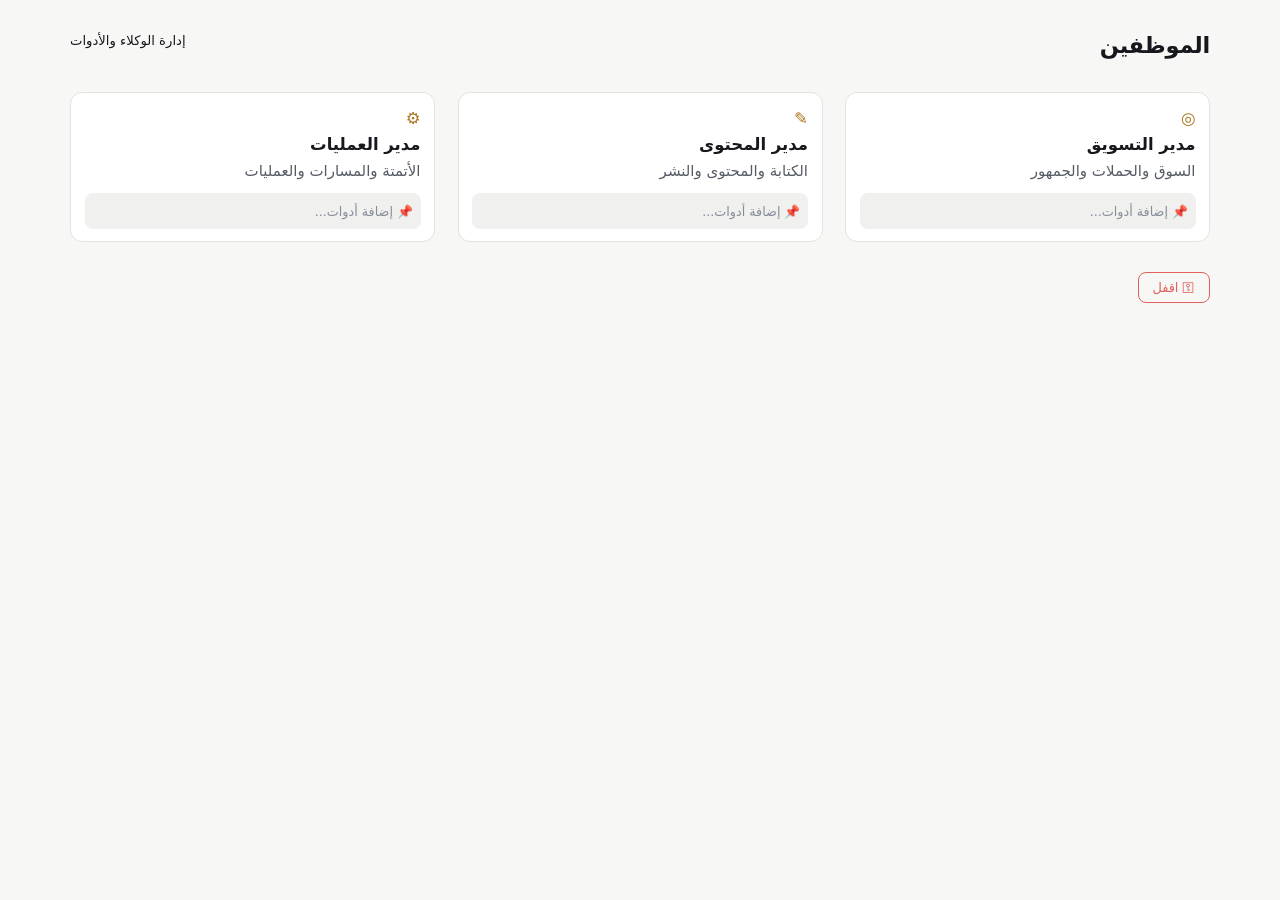
<file: index.html>
<!doctype html>
<html lang="ar" dir="rtl">
<head>
<meta charset="utf-8">
<meta name="viewport" content="width=device-width, initial-scale=1, viewport-fit=cover">
<meta name="color-scheme" content="dark light">
<meta name="theme-color" content="#0b0d10">
<title>نظام التشغيل الشخصي للأعمال</title>
<link rel="manifest" href="./manifest.webmanifest">
<link rel="icon" href="data:image/svg+xml,%3Csvg xmlns='http://www.w3.org/2000/svg' viewBox='0 0 64 64'%3E%3Crect width='64' height='64' rx='14' fill='%230b0d10'/%3E%3Ctext x='32' y='44' font-size='36' text-anchor='middle' fill='%23e8b96a'%3E%E2%97%88%3C/text%3E%3C/svg%3E">
<link rel="stylesheet" href="./src/styles.css">
</head>
<body>
<div id="app">
  <div class="boot">جارٍ التحميل…</div>
</div>
<noscript>
  <p style="padding:2rem;font-family:system-ui">هذا التطبيق يحتاج تفعيل JavaScript — كل المعالجة تتم داخل متصفحك.</p>
</noscript>
<script type="module" src="./src/ui/app.js"></script>
</body>
</html>
</file>
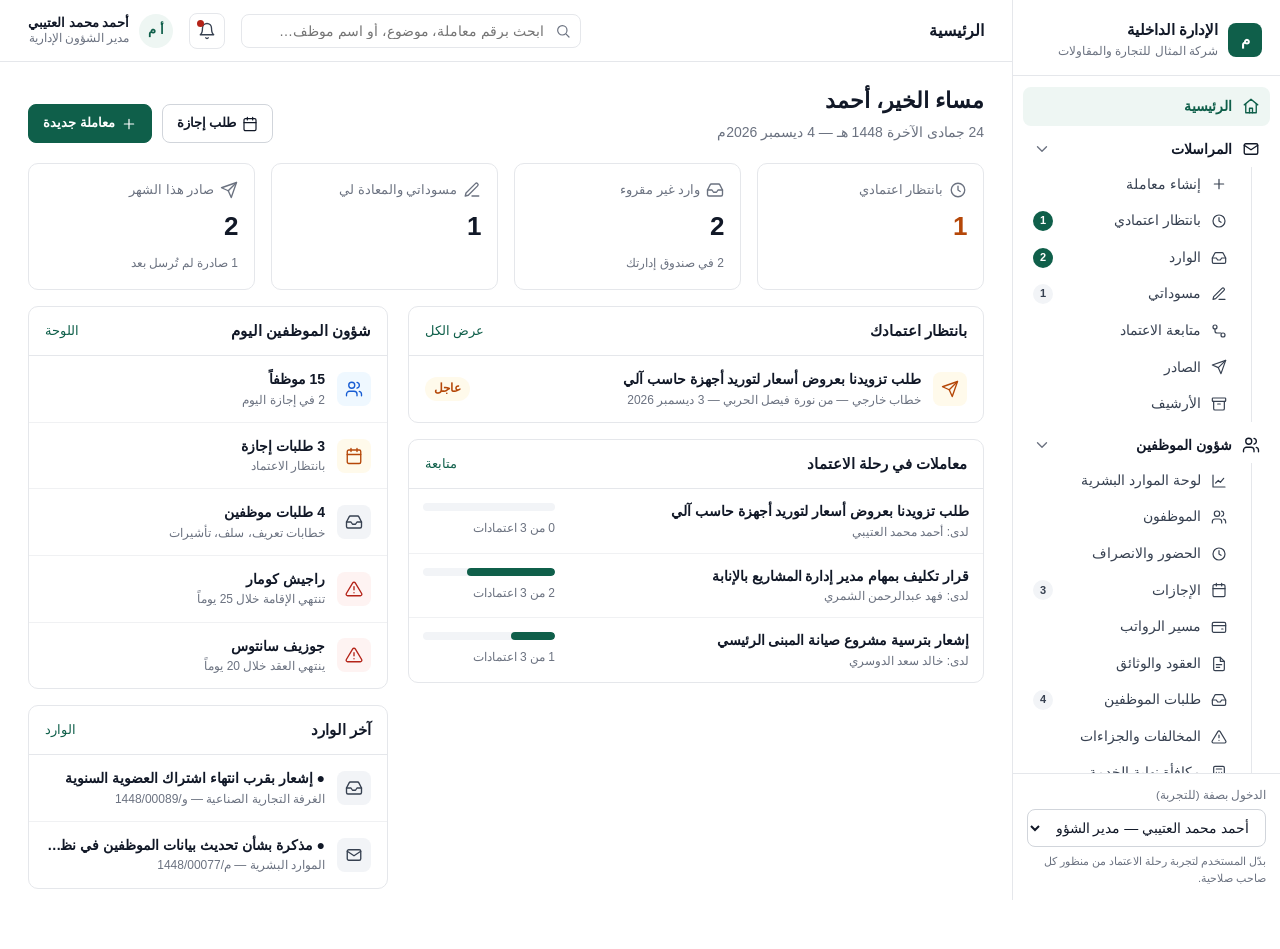
<file: company-app/index.html>
<!doctype html>
<html lang="ar" dir="rtl">
<head>
<meta charset="utf-8">
<meta name="viewport" content="width=device-width, initial-scale=1">
<meta name="color-scheme" content="light">
<title>الإدارة الداخلية</title>
<link rel="stylesheet" href="./styles.css">
</head>
<body>
<aside class="sidebar" id="sidebar"></aside>
<div class="scrim" id="scrim"></div>
<main class="main">
  <header class="topbar" id="topbar"></header>
  <section class="content" id="content"></section>
</main>
<div id="modal-root"></div>
<div id="toast-root"></div>

<!-- بلا خطوة بناء: سكربتات عادية تعمل حتى عند فتح الملف مباشرة -->
<script src="./js/data.js"></script>
<script src="./js/ui.js"></script>
<script src="./js/views-dashboard.js"></script>
<script src="./js/views-corr.js"></script>
<script src="./js/views-hr.js"></script>
<script src="./js/views-settings.js"></script>
<script src="./js/app.js"></script>
</body>
</html>
</file>
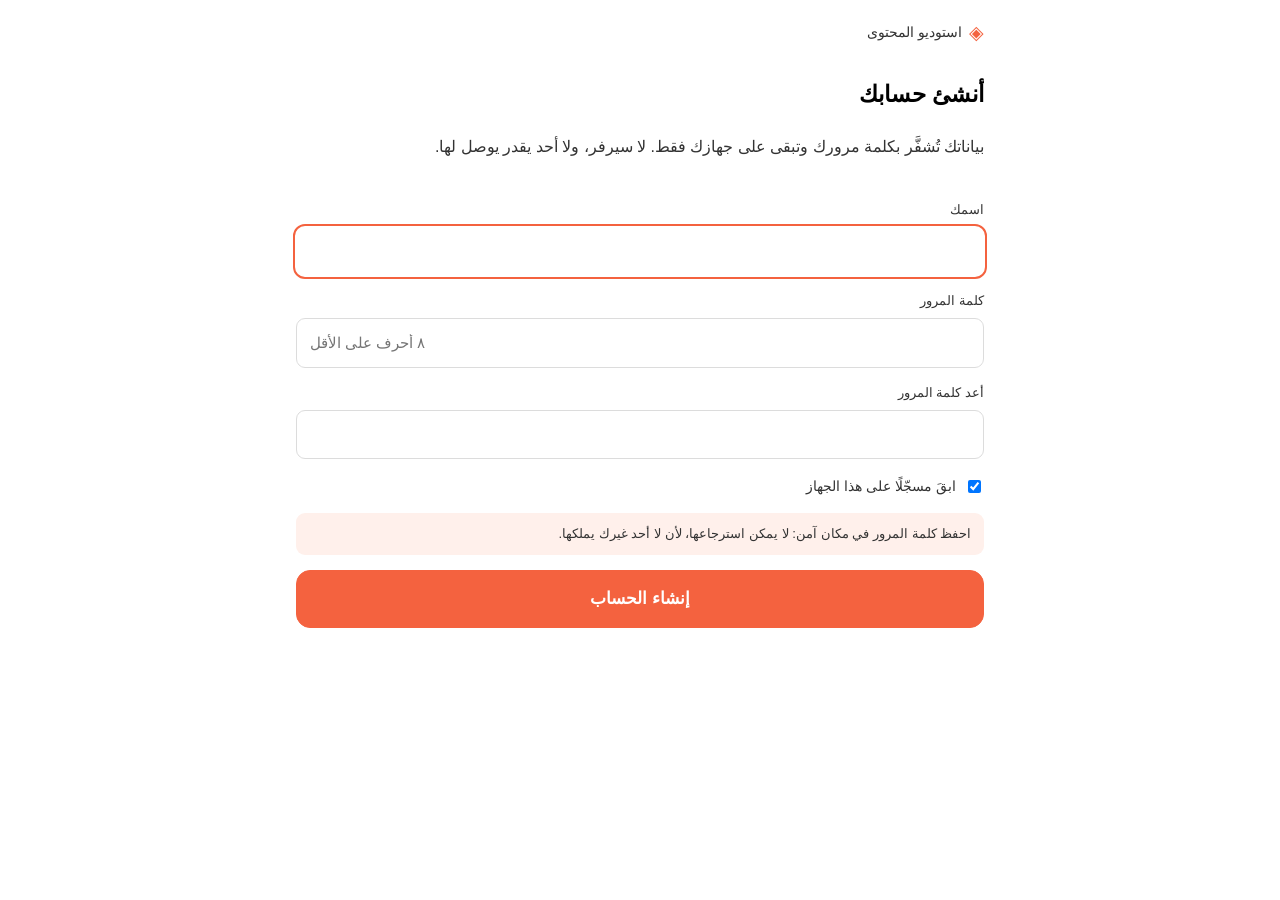
<file: content/index.html>
<!doctype html>
<html lang="ar" dir="rtl">
<head>
<meta charset="utf-8">
<meta name="viewport" content="width=device-width, initial-scale=1, viewport-fit=cover">
<meta name="color-scheme" content="light">
<meta name="theme-color" content="#ffffff">
<title>استوديو المحتوى</title>
<meta name="description" content="يكتب لك محتوى X وانستقرام وتيك توك موجّهًا لعميلك المثالي.">
<link rel="icon" href="data:image/svg+xml,%3Csvg xmlns='http://www.w3.org/2000/svg' viewBox='0 0 64 64'%3E%3Crect width='64' height='64' rx='14' fill='%23f4623f'/%3E%3Ctext x='32' y='44' font-size='36' text-anchor='middle' fill='%23ffffff'%3E%E2%97%88%3C/text%3E%3C/svg%3E">
<link rel="manifest" href="./manifest.webmanifest">
<link rel="apple-touch-icon" href="./apple-touch-icon.png">
<meta name="apple-mobile-web-app-capable" content="yes">
<meta name="mobile-web-app-capable" content="yes">
<meta name="apple-mobile-web-app-title" content="المحتوى">
<meta name="apple-mobile-web-app-status-bar-style" content="default">
<link rel="stylesheet" href="./styles.css">
</head>
<body>

<header class="top">
  <button class="brand" id="goHome"><span class="mark">◈</span> استوديو المحتوى</button>
  <div class="top-actions hidden" id="topActions">
    <button class="link" id="goLibrary">المحفوظ <span id="libCount"></span></button>
    <button class="icon-btn" id="openSettings" aria-label="الإعدادات">⚙</button>
  </div>
</header>

<main>

  <!-- الدخول / إنشاء حساب -->
  <section id="view-auth" class="hidden">
    <form id="loginForm" class="form hidden">
      <h1>أهلًا من جديد</h1>
      <p class="lead">ادخل حسابك على هذا الجهاز.</p>
      <label>الحساب<select name="account" id="accountSelect"></select></label>
      <label>كلمة المرور<input name="password" type="password" dir="ltr" autocomplete="current-password" required></label>
      <label class="check"><input type="checkbox" name="stay" checked> ابقَ مسجّلًا على هذا الجهاز</label>
      <button class="btn primary big">دخول</button>
      <p class="center"><button type="button" class="link" id="toSignup">إنشاء حساب جديد</button></p>
    </form>

    <form id="signupForm" class="form hidden">
      <h1>أنشئ حسابك</h1>
      <p class="lead">بياناتك تُشفَّر بكلمة مرورك وتبقى على جهازك فقط. لا سيرفر، ولا أحد يقدر يوصل لها.</p>
      <label>اسمك<input name="name" required maxlength="40" autocomplete="nickname"></label>
      <label>كلمة المرور<input name="password" type="password" dir="ltr" autocomplete="new-password" minlength="8" required placeholder="٨ أحرف على الأقل"></label>
      <label>أعد كلمة المرور<input name="confirm" type="password" dir="ltr" autocomplete="new-password" required></label>
      <label class="check"><input type="checkbox" name="stay" checked> ابقَ مسجّلًا على هذا الجهاز</label>
      <p class="note">احفظ كلمة المرور في مكان آمن: لا يمكن استرجاعها، لأن لا أحد غيرك يملكها.</p>
      <button class="btn primary big">إنشاء الحساب</button>
      <p class="center" id="toLoginWrap"><button type="button" class="link" id="toLogin">عندي حساب</button></p>
    </form>
  </section>

  <!-- العميل المثالي -->
  <section id="view-setup" class="hidden">
    <h1 id="setupTitle">لمن تكتب؟</h1>
    <p class="lead">مرة وحدة بس. كل شيء بعدها يُكتب لهذا الشخص.</p>
    <form id="icpForm" class="form">
      <label>مجالك وما تقدّمه<input name="niche" required placeholder="مثال: متجر عطور، مدرّب لياقة، وكالة تسويق…"></label>
      <label>عميلك المثالي<textarea name="who" rows="2" placeholder="من هو بالضبط؟ عمره، وضعه، وش يشتغل…"></textarea></label>
      <label>وش يوجعه، ووش يبغى؟<textarea name="pains" rows="2" placeholder="المشكلة اللي تحلها له، والنتيجة اللي يحلم فيها"></textarea></label>
      <label>نبرتك<input name="voice" placeholder="مثال: سعودية بيضاء، مباشرة، بلا مبالغة"></label>
      <details class="more">
        <summary>تفاصيل إضافية (اختياري)</summary>
        <label>عرضك<input name="offer"></label>
        <label>لا تستهدف<input name="avoid" placeholder="مثال: الباحثين عن المجاني"></label>
        <label>أرقام أفضل منشوراتك — أقوى دليل للدراسة
          <textarea name="data" rows="4" placeholder="ريل «٣ أخطاء…» — 120k مشاهدة، 4k حفظ، +310 متابع"></textarea>
        </label>
      </details>
      <label id="keyRow">مفتاح Anthropic API
        <input name="apiKey" type="password" dir="ltr" autocomplete="off" placeholder="sk-ant-…">
        <span class="hint">تحصل عليه من console.anthropic.com — يُحفظ مشفّرًا في حسابك ويذهب مباشرةً إلى Anthropic فقط.</span>
      </label>
      <div class="row-end">
        <button type="button" class="btn ghost" id="cancelSetup">إلغاء</button>
        <button class="btn primary">حفظ</button>
      </div>
    </form>
  </section>

  <!-- الرئيسية -->
  <section id="view-home" class="hidden">
    <p class="for">تكتب لـ <b id="forWho"></b> <button class="link" id="editIcp">تعديل</button></p>

    <div class="composer">
      <div class="seg" id="platforms"></div>
      <div class="seg" id="goal"></div>
      <input id="topic" placeholder="عن ماذا؟ (اختياري — اتركه وأنا أختار)">
      <button class="btn primary big" id="run">اكتب لي</button>
    </div>

    <p class="basis" id="basis"></p>
    <div id="researchPanel" class="hidden"></div>

    <div id="status"></div>
    <div class="seg results-tabs hidden" id="resultTabs"></div>
    <div id="results"></div>
  </section>

  <!-- المحفوظ -->
  <section id="view-library" class="hidden">
    <h1>المحفوظ</h1>
    <div class="seg results-tabs" id="libTabs"></div>
    <div id="libOut"></div>
  </section>
</main>

<dialog id="settings">
  <form method="dialog" class="form" id="settingsForm">
    <div class="dlg-head"><h2 id="settingsTitle">الإعدادات</h2><button class="icon-btn" value="cancel" aria-label="إغلاق">✕</button></div>
    <label>مفتاح Anthropic API<input name="apiKey" type="password" dir="ltr" autocomplete="off" placeholder="sk-ant-…"></label>
    <label>عدد القطع لكل منصة
      <select name="count"><option>1</option><option>2</option><option>3</option><option>5</option></select>
    </label>
    <details class="more">
      <summary>متقدم</summary>
      <label>النموذج<input name="model" dir="ltr" placeholder="claude-opus-5-5"></label>
      <label>العمق
        <select name="effort"><option value="medium">متوسط — أسرع</option><option value="high">عالٍ — أدق</option></select>
      </label>
      <label class="check"><input type="checkbox" name="webSearch"> البحث في الويب عند الدراسة</label>
      <button type="button" class="btn danger" id="deleteAccount">حذف حسابي وكل بياناته</button>
    </details>
    <div class="row-between">
      <button type="button" class="btn ghost" id="logout">تسجيل الخروج</button>
      <button class="btn primary" value="save">حفظ</button>
    </div>
  </form>
</dialog>

<div class="toast-host" id="toasts"></div>
<script type="module" src="./app.js"></script>
</body>
</html>
</file>
<file: src/styles.css>
/* نظام التشغيل الشخصي للأعمال — RTL, dark-first */

:root {
  --bg: #0b0d10;
  --bg-2: #101319;
  --bg-3: #161a22;
  --line: #232833;
  --line-2: #2e3542;
  --fg: #e9ecf1;
  --fg-2: #a3adbd;
  --fg-3: #6b7686;
  --accent: #e8b96a;
  --accent-soft: rgba(232, 185, 106, 0.12);
  --good: #4bb98a;
  --warn: #e0a34a;
  --bad: #e0605c;
  --radius: 12px;
  --radius-s: 8px;
  --sidebar: 250px;
  --font: "SF Arabic", "Noto Sans Arabic", "Segoe UI", system-ui, -apple-system, sans-serif;
}

@media (prefers-color-scheme: light) {
  :root {
    --bg: #f7f7f5;
    --bg-2: #ffffff;
    --bg-3: #f0f0ee;
    --line: #e2e2de;
    --line-2: #d2d2cd;
    --fg: #16181d;
    --fg-2: #565c66;
    --fg-3: #868d99;
    --accent: #a9741a;
    --accent-soft: rgba(169, 116, 26, 0.1);
  }
}

* { box-sizing: border-box; }

html, body {
  margin: 0;
  height: 100%;
  background: var(--bg);
  color: var(--fg);
  font-family: var(--font);
  font-size: 15px;
  line-height: 1.65;
  -webkit-text-size-adjust: 100%;
}

h1, h2, h3, h4 { margin: 0 0 .35rem; line-height: 1.35; font-weight: 650; }
h1 { font-size: 1.5rem; letter-spacing: -.01em; }
h2 { font-size: 1.05rem; }
h4 { font-size: .95rem; }
p { margin: 0 0 .5rem; }
a { color: var(--accent); text-decoration: none; }
a:hover { text-decoration: underline; }
ul { margin: .35rem 0; padding-inline-start: 1.2rem; }
code { background: var(--bg-3); padding: .1em .35em; border-radius: 4px; font-size: .9em; }

.muted { color: var(--fg-2); }
.error { color: var(--bad); }
.ok-text { color: var(--good); }
.boot { padding: 3rem; color: var(--fg-3); text-align: center; }

/* ---------- شاشة القفل ---------- */
.lock {
  min-height: 100dvh;
  display: grid;
  place-content: center;
  gap: 2rem;
  padding: 2rem 1.25rem;
  background:
    radial-gradient(900px 500px at 70% -10%, var(--accent-soft), transparent 60%),
    var(--bg);
}
.brand-mark { display: flex; align-items: center; gap: .6rem; justify-content: center; }
.brand-mark .mark { color: var(--accent); font-size: 1.6rem; }
.brand-name { color: var(--fg-2); font-size: .9rem; letter-spacing: .02em; }
.lock-form {
  width: min(420px, 92vw);
  background: var(--bg-2);
  border: 1px solid var(--line);
  border-radius: 16px;
  padding: 1.75rem;
  display: grid;
  gap: .75rem;
}
.password-field {
  display: flex; align-items: center; position: relative;
}
.password-field input {
  width: 100%; padding: .7rem .85rem; padding-inline-end: 2.8rem;
  font-size: 1rem; font-family: var(--font);
  background: var(--bg-3); color: var(--fg);
  border: 1px solid var(--line-2); border-radius: var(--radius-s);
}
.password-field input:focus { outline: 2px solid var(--accent); outline-offset: 1px; }
.password-toggle {
  position: absolute; inset-inline-end: .5rem; top: 50%; transform: translateY(-50%);
  background: none; border: none; color: var(--fg-2); cursor: pointer;
  font-size: 1.1rem; width: 32px; height: 32px; display: flex;
  align-items: center; justify-content: center; border-radius: 6px;
  transition: .15s ease;
}
.password-toggle:hover { background: var(--line); color: var(--fg); }
.password-toggle.visible { color: var(--accent); }
.lock-facts {
  display: flex; flex-wrap: wrap; gap: .4rem; justify-content: center; margin-top: .5rem;
}
.lock-facts span {
  font-size: .72rem; color: var(--fg-3);
  border: 1px solid var(--line); border-radius: 99px; padding: .15rem .55rem;
}

/* ---------- الهيكل ---------- */
.layout { display: flex; min-height: 100dvh; }

.sidebar {
  width: var(--sidebar); flex: 0 0 var(--sidebar);
  background: var(--bg-2);
  border-inline-start: 1px solid var(--line);
  padding: 1rem .75rem 1.5rem;
  display: flex; flex-direction: column; gap: .3rem;
  position: sticky; top: 0; height: 100dvh; overflow-y: auto;
}
.brand { display: flex; align-items: center; gap: .55rem; padding: .35rem .5rem 1rem; }
.brand .mark { color: var(--accent); font-size: 1.3rem; }
.brand strong { display: block; font-size: .9rem; }
.brand small { display: block; color: var(--fg-3); font-size: .72rem; }

.search-trigger {
  display: flex; justify-content: space-between; align-items: center;
  width: 100%; margin-bottom: .9rem; padding: .5rem .65rem;
  background: var(--bg-3); color: var(--fg-3);
  border: 1px solid var(--line); border-radius: var(--radius-s);
  font-family: var(--font); font-size: .82rem; cursor: pointer;
}
.search-trigger:hover { border-color: var(--line-2); color: var(--fg-2); }
.search-trigger kbd {
  font-size: .65rem; border: 1px solid var(--line-2); border-radius: 4px;
  padding: .05rem .3rem; color: var(--fg-3);
}

.nav-group { margin-bottom: .55rem; }
.nav-group-label {
  display: block; font-size: .66rem; letter-spacing: .08em; text-transform: uppercase;
  color: var(--fg-3); padding: .3rem .6rem;
}
.nav-item {
  display: flex; align-items: center; gap: .55rem;
  padding: .42rem .6rem; border-radius: var(--radius-s);
  color: var(--fg-2); font-size: .88rem; text-decoration: none;
}
.nav-item:hover { background: var(--bg-3); color: var(--fg); text-decoration: none; }
.nav-item.active { background: var(--accent-soft); color: var(--accent); }
.nav-icon { width: 1.1rem; text-align: center; opacity: .85; }

.lock-btn {
  margin-top: auto; background: none; border: 1px solid var(--line);
  color: var(--fg-3); border-radius: var(--radius-s); padding: .45rem;
  font-family: var(--font); font-size: .82rem; cursor: pointer;
}
.lock-btn:hover { border-color: var(--bad); color: var(--bad); }

/* ========== لوحة القيادة ========== */
.dashboard { padding: 2rem; max-width: 1200px; margin: 0 auto; }
.agents-grid {
  display: grid; grid-template-columns: repeat(auto-fit, minmax(280px, 1fr));
  gap: 1.5rem; margin: 2rem 0;
}
.agent-card {
  background: var(--bg-2); border: 1px solid var(--line);
  border-radius: var(--radius); padding: 1.5rem;
  cursor: pointer; transition: all .2s ease;
  display: grid; gap: 1rem;
}
.agent-card:hover { border-color: var(--accent); transform: translateY(-2px); }
.agent-icon { font-size: 2.5rem; }
.agent-card h3 { margin: 0; font-size: 1.1rem; }
.agent-tools { font-size: .85rem; color: var(--fg-3); padding: .5rem; background: var(--bg-3); border-radius: var(--radius-s); }

/* ========== Modal ========== */
.modal-overlay {
  position: fixed; inset: 0; background: rgba(0,0,0,.7); display: flex;
  align-items: center; justify-content: center; z-index: 9999;
}
.modal-content {
  background: var(--bg-2); border: 1px solid var(--line); border-radius: var(--radius);
  width: min(500px, 90vw); max-height: 80vh; display: flex; flex-direction: column;
  box-shadow: 0 20px 60px rgba(0,0,0,.4);
}
.modal-head {
  display: flex; justify-content: space-between; align-items: center;
  padding: 1.25rem; border-bottom: 1px solid var(--line);
}
.modal-head h2 { margin: 0; }
.modal-close {
  background: none; border: none; color: var(--fg-3); font-size: 1.2rem;
  cursor: pointer; width: 32px; height: 32px; display: flex;
  align-items: center; justify-content: center;
}
.modal-close:hover { color: var(--fg); }
.modal-body { padding: 1.25rem; overflow-y: auto; flex: 1; font-size: 0.8rem; }

/* ========== إدارة الأدوات ========== */
.tool-input {
  width: 100%; padding: 0.5rem 0.6rem; font-size: 0.8rem;
  background: var(--bg-3); color: var(--fg); border: 1px solid var(--line-2);
  border-radius: var(--radius-s); margin-bottom: 0.6rem; font-family: var(--font);
}
.tool-input:focus { outline: 2px solid var(--accent); outline-offset: 1px; }
.tools-list { margin-top: 0.8rem; max-height: 300px; overflow-y: auto; }
.tool-item {
  display: flex; justify-content: space-between; align-items: center;
  background: var(--bg-3); border: 1px solid var(--line);
  border-radius: var(--radius-s); padding: 0.6rem; margin-bottom: 0.5rem;
  gap: 0.5rem;
}
.tool-info { flex: 1; min-width: 0; }
.tool-delete {
  background: none; border: none; color: var(--fg-3); cursor: pointer;
  width: 24px; height: 24px; display: flex; align-items: center; justify-content: center;
  border-radius: 4px; flex-shrink: 0;
}
.tool-delete:hover { background: var(--bad); color: white; }

.main { flex: 1; min-width: 0; }
#view { padding: 1.5rem clamp(1rem, 3vw, 2.25rem) 4rem; max-width: 1180px; }

.menu-btn { display: none; }
.scrim { display: none; }

@media (max-width: 900px) {
  .sidebar {
    position: fixed; inset-inline-end: 0; top: 0; z-index: 40;
    transform: translateX(100%); transition: transform .22s ease;
    box-shadow: -20px 0 60px rgba(0,0,0,.4);
  }
  body.nav-open .sidebar { transform: translateX(0); }
  .menu-btn {
    display: block; position: fixed; top: .7rem; inset-inline-end: .7rem; z-index: 50;
    width: 40px; height: 40px; border-radius: 10px;
    background: var(--bg-2); color: var(--fg); border: 1px solid var(--line);
    font-size: 1.1rem; cursor: pointer;
  }
  body.nav-open .scrim {
    display: block; position: fixed; inset: 0; z-index: 30; background: rgba(0,0,0,.5);
  }
  #view { padding-top: 3.6rem; }
}

/* ---------- ترويسة الصفحة ---------- */
.page-head {
  display: flex; justify-content: space-between; align-items: flex-start;
  gap: 1rem; flex-wrap: wrap; margin-bottom: 1.25rem;
}
.page-head h1 { margin-bottom: .1rem; }
.page-head p { font-size: .88rem; margin: 0; }
.page-actions { display: flex; gap: .5rem; flex-wrap: wrap; }

/* ---------- أزرار ---------- */
.btn {
  background: var(--bg-3); color: var(--fg);
  border: 1px solid var(--line-2); border-radius: var(--radius-s);
  padding: .45rem .9rem; font-family: var(--font); font-size: .86rem;
  cursor: pointer; white-space: nowrap; text-decoration: none; display: inline-block;
}
.btn:hover { border-color: var(--fg-3); text-decoration: none; }
.btn.primary { background: var(--accent); color: #16130c; border-color: var(--accent); font-weight: 600; }
.btn.primary:hover { filter: brightness(1.08); }
.btn.danger { border-color: var(--bad); color: var(--bad); background: transparent; }
.btn.danger:hover { background: var(--bad); color: #fff; }
.btn.block { width: 100%; padding: .6rem; font-size: .95rem; }
.btn:disabled { opacity: .45; cursor: not-allowed; }

.icon-btn {
  background: none; border: 1px solid transparent; color: var(--fg-3);
  border-radius: 6px; width: 30px; height: 30px; cursor: pointer;
  font-family: var(--font); font-size: .9rem; line-height: 1;
}
.icon-btn:hover { background: var(--bg-3); color: var(--fg); border-color: var(--line); }
.icon-btn.danger:hover { color: var(--bad); border-color: var(--bad); }

/* ---------- بطاقات ---------- */
.card {
  background: var(--bg-2); border: 1px solid var(--line);
  border-radius: var(--radius); padding: 1.15rem; margin-bottom: 1.15rem;
}
.card-title {
  font-size: .95rem; color: var(--fg-2); margin-bottom: .85rem;
  padding-bottom: .5rem; border-bottom: 1px solid var(--line);
}
.grid-2 { display: grid; grid-template-columns: repeat(auto-fit, minmax(320px, 1fr)); gap: 1.15rem; }
.grid-2 > .card { margin-bottom: 0; }

/* ---------- مؤشرات ---------- */
.stats {
  display: grid; grid-template-columns: repeat(auto-fit, minmax(160px, 1fr));
  gap: .75rem; margin-bottom: 1.15rem;
}
.stat {
  background: var(--bg-2); border: 1px solid var(--line);
  border-radius: var(--radius); padding: .85rem 1rem; display: grid; gap: .1rem;
}
.stat-label { font-size: .74rem; color: var(--fg-3); }
.stat-value { font-size: 1.35rem; font-weight: 650; letter-spacing: -.01em; }
.stat-hint { font-size: .72rem; color: var(--fg-3); }
.stat.good .stat-value { color: var(--good); }
.stat.warn .stat-value { color: var(--warn); }
.stat.bad .stat-value { color: var(--bad); }

/* ---------- صفوف ---------- */
.rows { display: grid; gap: .5rem; }
.row {
  display: flex; align-items: flex-start; gap: .75rem;
  background: var(--bg-2); border: 1px solid var(--line);
  border-radius: var(--radius); padding: .8rem 1rem;
}
.row-main { flex: 1; min-width: 0; }
.row-title { display: flex; align-items: center; gap: .5rem; flex-wrap: wrap; font-weight: 600; }
.row-meta {
  display: flex; gap: .75rem; flex-wrap: wrap;
  font-size: .78rem; color: var(--fg-3); margin-top: .15rem;
}
.row-body {
  font-size: .85rem; color: var(--fg-2); margin: .35rem 0 0;
  display: -webkit-box; -webkit-line-clamp: 2; -webkit-box-orient: vertical; overflow: hidden;
}
.row-actions { display: flex; gap: .3rem; align-items: center; flex-wrap: wrap; }

.mini-row {
  display: flex; justify-content: space-between; align-items: flex-start; gap: .75rem;
  padding: .6rem 0; border-bottom: 1px solid var(--line);
}
.mini-row:last-child { border-bottom: none; }
.mini-row > div:first-child { min-width: 0; }
.mini-row strong { margin-inline-end: .5rem; }
.mini-row p { font-size: .82rem; margin: .15rem 0 0; }
.step { color: var(--accent) !important; font-size: .8rem !important; }

.badge {
  font-size: .68rem; padding: .1rem .45rem; border-radius: 99px;
  border: 1px solid var(--line-2); color: var(--fg-3); white-space: nowrap;
}
.badge.good { color: var(--good); border-color: var(--good); }
.badge.warn { color: var(--warn); border-color: var(--warn); }
.badge.bad { color: var(--bad); border-color: var(--bad); }

.tabs { display: flex; gap: .4rem; margin-bottom: .9rem; flex-wrap: wrap; }
.tab {
  background: none; border: 1px solid var(--line); color: var(--fg-3);
  border-radius: 99px; padding: .25rem .8rem; font-family: var(--font);
  font-size: .8rem; cursor: pointer;
}
.tab.active { background: var(--accent-soft); border-color: var(--accent); color: var(--accent); }

.empty {
  text-align: center; padding: 2.5rem 1rem; color: var(--fg-3);
  border: 1px dashed var(--line-2); border-radius: var(--radius);
}
.empty p { margin-bottom: .9rem; }

/* ---------- مركز القيادة ---------- */
.brief-date { font-size: .75rem; color: var(--fg-3); }
.brief-summary { font-size: 1rem; line-height: 1.8; }
.highlights { display: grid; gap: .3rem; }
.highlights li { font-size: .88rem; color: var(--fg-2); }
.decision {
  border: 1px solid var(--line); border-radius: var(--radius);
  padding: .85rem 1rem; margin-bottom: .7rem; background: var(--bg-3);
}
.decision h4 { margin-bottom: .25rem; }
.options { font-size: .85rem; color: var(--fg-2); }
.notice { color: var(--fg-2); font-size: .9rem; margin: 0; }

/* ---------- الوكلاء ---------- */
.agent-grid {
  display: grid; grid-template-columns: repeat(auto-fill, minmax(200px, 1fr));
  gap: .6rem; margin-bottom: 1.15rem;
}
.agent-card {
  text-align: start; display: grid; gap: .15rem;
  background: var(--bg-2); border: 1px solid var(--line);
  border-radius: var(--radius); padding: .8rem .9rem;
  font-family: var(--font); color: var(--fg); cursor: pointer;
}
.agent-card:hover { border-color: var(--line-2); }
.agent-card.active { border-color: var(--accent); background: var(--accent-soft); }
.agent-icon { color: var(--accent); font-size: 1.1rem; }
.agent-name { font-weight: 600; font-size: .9rem; }
.agent-role { font-size: .74rem; color: var(--fg-3); line-height: 1.5; }
.agent-kpi {
  display: flex; justify-content: space-between; align-items: baseline;
  margin-top: .4rem; padding-top: .4rem; border-top: 1px solid var(--line);
}
.agent-kpi em { font-style: normal; font-size: .72rem; color: var(--fg-3); }
.agent-kpi strong { font-size: .95rem; }

.agent-input {
  width: 100%; background: var(--bg-3); color: var(--fg); font-family: var(--font);
  border: 1px solid var(--line-2); border-radius: var(--radius-s);
  padding: .65rem .8rem; font-size: .9rem; resize: vertical; margin: .5rem 0;
}
.agent-input:focus { outline: 2px solid var(--accent); outline-offset: 1px; }
.chips { display: flex; gap: .4rem; flex-wrap: wrap; margin-top: .5rem; }
.chip {
  background: var(--bg-3); border: 1px solid var(--line); color: var(--fg-2);
  border-radius: 99px; padding: .2rem .7rem; font-family: var(--font);
  font-size: .78rem; cursor: pointer;
}
.chip:hover { border-color: var(--accent); color: var(--accent); }
.agent-output { margin-top: .8rem; font-size: .92rem; line-height: 1.85; }
.agent-output h4 { margin-top: .9rem; color: var(--accent); }
.agent-panel { border-color: var(--accent); }
.usage { font-size: .72rem; color: var(--fg-3); margin-top: .8rem; }
.context {
  background: var(--bg-3); border: 1px solid var(--line); border-radius: var(--radius-s);
  padding: .75rem; font-size: .72rem; max-height: 340px; overflow: auto;
  white-space: pre-wrap; direction: rtl; text-align: start; color: var(--fg-2);
}
.run { border-bottom: 1px solid var(--line); padding: .4rem 0; }
.run summary { cursor: pointer; font-size: .84rem; color: var(--fg-2); }
.run-body { font-size: .86rem; color: var(--fg-2); padding: .5rem 0; }

/* ---------- المالية ---------- */
.bars { display: flex; gap: 1.5rem; align-items: flex-end; justify-content: center; padding: .5rem 0; }
.bar-group { display: grid; gap: .3rem; justify-items: center; }
.bar-pair { display: flex; gap: .3rem; align-items: flex-end; height: 130px; }
.bar { width: 26px; border-radius: 4px 4px 0 0; min-height: 3px; }
.bar.income { background: var(--good); }
.bar.expense { background: var(--bad); opacity: .75; }
.bar-label { font-size: .72rem; color: var(--fg-3); }
.bar-net { font-size: .8rem; font-weight: 600; }
.bar-net.good { color: var(--good); }
.bar-net.bad { color: var(--bad); }

/* ---------- الأمن ---------- */
.guarantees { display: grid; gap: .5rem; }
.guarantees li { font-size: .88rem; color: var(--fg-2); }
.source-grid {
  display: grid; grid-template-columns: repeat(auto-fill, minmax(150px, 1fr)); gap: .5rem;
}
.source {
  display: grid; gap: .1rem; text-align: start;
  background: var(--bg-3); border: 1px solid var(--line);
  border-radius: var(--radius-s); padding: .55rem .7rem;
  font-family: var(--font); color: var(--fg); cursor: pointer;
}
.source:hover { border-color: var(--line-2); }
.source.linked { border-color: var(--good); }
.source-name { font-size: .84rem; }
.source-state { font-size: .7rem; color: var(--fg-3); }
.source.linked .source-state { color: var(--good); }

.control-grid { display: grid; grid-template-columns: repeat(auto-fit, minmax(220px, 1fr)); gap: .75rem; }
.control {
  border: 1px solid var(--line); border-radius: var(--radius); padding: .85rem;
  display: grid; gap: .35rem; align-content: start;
}
.control p { font-size: .8rem; margin: 0; }
.control .btn { justify-self: start; }
.danger-zone { border-color: var(--bad); }

.audit { display: grid; gap: 0; max-height: 420px; overflow-y: auto; }
.audit-row {
  display: grid; grid-template-columns: 60px 90px 1fr auto; gap: .5rem;
  padding: .35rem 0; border-bottom: 1px solid var(--line); font-size: .78rem;
}
.audit-action { color: var(--accent); }
.audit-entity { color: var(--fg-3); }
.audit-label { color: var(--fg-2); overflow: hidden; text-overflow: ellipsis; white-space: nowrap; }
.audit-time { color: var(--fg-3); }

/* ---------- الخطط ---------- */
.plans { display: grid; grid-template-columns: repeat(auto-fit, minmax(200px, 1fr)); gap: .75rem; }
.plan {
  border: 1px solid var(--line); border-radius: var(--radius); padding: 1rem;
  display: grid; gap: .4rem; align-content: start;
}
.plan.highlight { border-color: var(--accent); background: var(--accent-soft); }
.plan-price { font-size: 1.6rem; font-weight: 650; color: var(--accent); }
.plan ul { font-size: .82rem; color: var(--fg-2); }
.plan .btn { justify-self: stretch; text-align: center; }

/* ---------- نماذج ونوافذ ---------- */
.form { display: grid; gap: .75rem; }
.field { display: grid; gap: .25rem; }
.field-inline { grid-template-columns: 1fr auto; align-items: center; }
.field label { font-size: .8rem; color: var(--fg-2); }
.field input, .field select, .field textarea {
  width: 100%; background: var(--bg-3); color: var(--fg);
  border: 1px solid var(--line-2); border-radius: var(--radius-s);
  padding: .5rem .65rem; font-family: var(--font); font-size: .9rem;
}
.field-inline input[type="checkbox"] { width: 18px; height: 18px; accent-color: var(--accent); }
.field input:focus, .field select:focus, .field textarea:focus {
  outline: 2px solid var(--accent); outline-offset: 1px;
}
.hint { font-size: .72rem; color: var(--fg-3); }

.overlay {
  position: fixed; inset: 0; z-index: 100; background: rgba(0,0,0,.6);
  display: grid; place-items: center; padding: 1rem; backdrop-filter: blur(3px);
}
.modal {
  width: min(520px, 96vw); max-height: 90dvh; display: flex; flex-direction: column;
  background: var(--bg-2); border: 1px solid var(--line-2); border-radius: var(--radius);
  box-shadow: 0 30px 80px rgba(0,0,0,.5);
}
.modal-wide { width: min(780px, 96vw); }
.modal-head {
  display: flex; justify-content: space-between; align-items: center;
  padding: .85rem 1.1rem; border-bottom: 1px solid var(--line);
}
.modal-head h3 { margin: 0; font-size: 1rem; }
.modal-body { padding: 1.1rem; overflow-y: auto; }
.modal-foot {
  display: flex; justify-content: flex-start; gap: .5rem;
  padding: .85rem 1.1rem; border-top: 1px solid var(--line);
}

/* ---------- البحث ---------- */
.search { display: grid; gap: .75rem; }
.search input {
  width: 100%; background: var(--bg-3); color: var(--fg); font-family: var(--font);
  border: 1px solid var(--line-2); border-radius: var(--radius-s);
  padding: .6rem .8rem; font-size: 1rem;
}
.search-results { display: grid; gap: .25rem; max-height: 55vh; overflow-y: auto; }
.search-hit {
  display: flex; justify-content: space-between; align-items: center; gap: .75rem;
  background: none; border: 1px solid transparent; border-radius: var(--radius-s);
  padding: .45rem .6rem; text-align: start; font-family: var(--font);
  color: var(--fg); cursor: pointer;
}
.search-hit:hover { background: var(--bg-3); border-color: var(--line); }
.search-type { font-size: .7rem; color: var(--fg-3); }

/* ---------- تنبيهات ---------- */
.toast-host {
  position: fixed; bottom: 1rem; inset-inline-start: 1rem; z-index: 200;
  display: grid; gap: .4rem;
}
.toast {
  background: var(--bg-2); border: 1px solid var(--line-2); border-inline-start-width: 3px;
  border-radius: var(--radius-s); padding: .55rem .9rem; font-size: .86rem;
  box-shadow: 0 12px 32px rgba(0,0,0,.35);
  opacity: 0; transform: translateY(8px); transition: .2s ease;
}
.toast.in { opacity: 1; transform: none; }
.toast-ok { border-inline-start-color: var(--good); }
.toast-warn { border-inline-start-color: var(--warn); }
.toast-error { border-inline-start-color: var(--bad); }
.toast-info { border-inline-start-color: var(--accent); }

/* ---------- مؤشر انتظار ---------- */
.spinner { display: flex; align-items: center; gap: .55rem; color: var(--fg-3); font-size: .86rem; }
.spinner .dot {
  width: 9px; height: 9px; border-radius: 50%; background: var(--accent);
  animation: pulse 1.1s ease-in-out infinite;
}
@keyframes pulse { 0%, 100% { opacity: .25; transform: scale(.8); } 50% { opacity: 1; transform: scale(1.15); } }

@media (prefers-reduced-motion: reduce) {
  *, *::before, *::after { animation-duration: .01ms !important; transition-duration: .01ms !important; }
}

::-webkit-scrollbar { width: 10px; height: 10px; }
::-webkit-scrollbar-thumb { background: var(--line-2); border-radius: 99px; border: 3px solid var(--bg); }
::-webkit-scrollbar-track { background: transparent; }
</file>
<file: company-app/styles.css>
/* الإدارة الداخلية — نموذج واجهة أولي. أبيض بالكامل، RTL، خط Arial */

:root {
  --text: #111827;
  --text-2: #374151;
  --muted: #6b7280;
  --line: #e5e7eb;
  --line-2: #d1d5db;
  --hover: #f6f7f8;
  --accent: #0f5f4a;
  --accent-2: #0b4a3a;
  --accent-soft: #eef6f3;
  --green: #067647;   --green-soft: #ecfdf3;
  --amber: #b54708;   --amber-soft: #fffaeb;
  --red: #b42318;     --red-soft: #fef3f2;
  --blue: #175cd3;    --blue-soft: #eff8ff;
  --gray-soft: #f2f4f7;
  --side: 268px;
  --radius: 10px;
  --font: Arial, Helvetica, sans-serif;
}

* { box-sizing: border-box; }
html, body {
  margin: 0;
  background: #ffffff;
  color: var(--text);
  font-family: var(--font);
  font-size: 14px;
  line-height: 1.6;
}
button, input, select, textarea { font-family: var(--font); font-size: 14px; color: var(--text); }
a { color: var(--accent); text-decoration: none; }
a:hover { text-decoration: underline; }
h1, h2, h3, h4 { margin: 0; line-height: 1.4; }
h1 { font-size: 22px; }
h2 { font-size: 16px; }
h3 { font-size: 14px; }
p { margin: 0; }
svg.i { width: 18px; height: 18px; flex: none; fill: none; stroke: currentColor; stroke-width: 1.8; stroke-linecap: round; stroke-linejoin: round; }

/* ───── العمود الجانبي (يمين) ───── */
.sidebar {
  position: fixed; top: 0; right: 0; bottom: 0;
  width: var(--side);
  background: #fff;
  border-left: 1px solid var(--line);
  display: flex; flex-direction: column;
  z-index: 30;
}
.brand { display: flex; align-items: center; gap: 10px; padding: 18px 18px 14px; border-bottom: 1px solid var(--line); }
.brand-mark { width: 34px; height: 34px; border-radius: 8px; background: var(--accent); color: #fff; display: grid; place-items: center; font-weight: bold; font-size: 15px; }
.brand-name { font-weight: bold; font-size: 15px; }
.brand-sub { color: var(--muted); font-size: 12px; }
.nav { flex: 1; overflow-y: auto; padding: 10px 10px 16px; }
.nav-item, .nav-group-head {
  display: flex; align-items: center; gap: 10px;
  width: 100%; padding: 8px 10px; margin: 1px 0;
  border: 0; background: none; border-radius: 8px;
  color: var(--text-2); text-align: right; cursor: pointer; text-decoration: none;
}
.nav-item:hover, .nav-group-head:hover { background: var(--hover); text-decoration: none; }
.nav-item.active { background: var(--accent-soft); color: var(--accent); font-weight: bold; }
.nav-group { margin-top: 6px; }
.nav-group-head { font-weight: bold; color: var(--text); }
.nav-group-head .chev { margin-inline-start: auto; transition: transform .15s; color: var(--muted); }
.nav-group.closed .chev { transform: rotate(90deg); }
.nav-group.closed .nav-sub { display: none; }
.nav-sub { padding-inline-start: 14px; border-inline-start: 1px solid var(--line); margin-inline-start: 18px; }
.nav-sub .nav-item { font-size: 13.5px; padding: 7px 10px; }
.nav-sub .nav-item svg.i { width: 16px; height: 16px; }
.count { margin-inline-start: auto; min-width: 20px; height: 20px; padding: 0 6px; border-radius: 10px; background: var(--accent); color: #fff; font-size: 11px; font-weight: bold; display: inline-grid; place-items: center; }
.count.muted { background: var(--gray-soft); color: var(--text-2); }
.side-foot { border-top: 1px solid var(--line); padding: 12px 14px; }
.side-foot label { display: block; color: var(--muted); font-size: 11.5px; margin-bottom: 4px; }
.side-foot select { width: 100%; }
.side-foot .hint { color: var(--muted); font-size: 11px; margin-top: 6px; }

/* ───── الهيكل ───── */
.main { margin-right: var(--side); min-height: 100vh; }
.topbar {
  position: sticky; top: 0; z-index: 20;
  height: 62px; padding: 0 28px;
  display: flex; align-items: center; gap: 16px;
  background: #fff; border-bottom: 1px solid var(--line);
}
.topbar .menu-btn { display: none; }
.crumbs { color: var(--muted); font-size: 12.5px; }
.crumbs a { color: var(--muted); }
.page-title { font-weight: bold; font-size: 16px; }
.top-search { margin-inline-start: auto; position: relative; width: min(340px, 40vw); }
.top-search input { width: 100%; padding: 8px 36px 8px 12px; border: 1px solid var(--line); border-radius: 8px; background: #fff; }
.top-search svg { position: absolute; right: 10px; top: 50%; transform: translateY(-50%); color: var(--muted); width: 16px; height: 16px; }
.top-icon { position: relative; border: 1px solid var(--line); background: #fff; border-radius: 8px; width: 36px; height: 36px; display: grid; place-items: center; cursor: pointer; color: var(--text-2); }
.top-icon .dot { position: absolute; top: 6px; left: 7px; width: 7px; height: 7px; border-radius: 50%; background: var(--red); }
.user-chip { display: flex; align-items: center; gap: 10px; }
.avatar { width: 34px; height: 34px; border-radius: 50%; background: var(--accent-soft); color: var(--accent); display: grid; place-items: center; font-weight: bold; font-size: 13px; flex: none; }
.user-chip .n { font-weight: bold; font-size: 13px; line-height: 1.3; }
.user-chip .r { color: var(--muted); font-size: 11.5px; line-height: 1.3; }
.content { padding: 24px 28px 60px; max-width: 1320px; }
.scrim { display: none; }

/* ───── عناصر عامة ───── */
.page-head { display: flex; align-items: flex-end; justify-content: space-between; gap: 16px; margin-bottom: 20px; flex-wrap: wrap; }
.page-head p { color: var(--muted); margin-top: 4px; }
.row { display: flex; gap: 10px; align-items: center; flex-wrap: wrap; }
.spacer { flex: 1; }
.muted { color: var(--muted); }
.small { font-size: 12.5px; }
.bold { font-weight: bold; }
.mt { margin-top: 16px; } .mt-s { margin-top: 8px; } .mb { margin-bottom: 16px; }
.grid { display: grid; gap: 16px; }
.grid > *, .split > *, .split-wide > * { min-width: 0; }
.g2 { grid-template-columns: repeat(2, minmax(0, 1fr)); }
.g3 { grid-template-columns: repeat(3, minmax(0, 1fr)); }
.g4 { grid-template-columns: repeat(4, minmax(0, 1fr)); }
.split { display: grid; grid-template-columns: minmax(0, 1fr) 360px; gap: 20px; align-items: start; }
.split-wide { display: grid; grid-template-columns: minmax(0, 1fr) minmax(0, 1fr); gap: 20px; align-items: start; }

.card { background: #fff; border: 1px solid var(--line); border-radius: var(--radius); }
.card-head { display: flex; flex-wrap: wrap; align-items: center; gap: 10px; padding: 14px 16px; border-bottom: 1px solid var(--line); }
.card-head h2 { font-size: 14.5px; }
.card-head .spacer + a, .card-head a.more { font-size: 12.5px; }
.card-body { padding: 16px; }
.card-body.flush { padding: 0; }

.kpi { padding: 16px; display: flex; flex-direction: column; gap: 6px; text-decoration: none; color: inherit; }
a.kpi:hover { background: var(--hover); text-decoration: none; }
.kpi .lbl { color: var(--muted); font-size: 12.5px; display: flex; align-items: center; gap: 6px; }
.kpi .val { font-size: 26px; font-weight: bold; letter-spacing: -.5px; }
.kpi .sub { font-size: 12px; color: var(--muted); }
.kpi.warn .val { color: var(--amber); }
.kpi.bad .val { color: var(--red); }
.kpi.good .val { color: var(--green); }

.btn {
  display: inline-flex; align-items: center; gap: 6px;
  padding: 8px 14px; border-radius: 8px;
  border: 1px solid var(--line-2); background: #fff; color: var(--text);
  cursor: pointer; text-decoration: none; white-space: nowrap; font-weight: bold; font-size: 13px;
}
.btn:hover { background: var(--hover); text-decoration: none; }
.btn svg.i { width: 16px; height: 16px; }
.btn.primary { background: var(--accent); border-color: var(--accent); color: #fff; }
.btn.primary:hover { background: var(--accent-2); }
.btn.danger { color: var(--red); border-color: #fecdca; }
.btn.danger:hover { background: var(--red-soft); }
.btn.ghost { border-color: transparent; }
.btn.sm { padding: 5px 10px; font-size: 12.5px; }
.btn[disabled] { opacity: .45; cursor: not-allowed; }

.badge { display: inline-flex; align-items: center; gap: 4px; padding: 2px 9px; border-radius: 999px; font-size: 12px; font-weight: bold; white-space: nowrap; }
.badge.gray { background: var(--gray-soft); color: var(--text-2); }
.badge.green { background: var(--green-soft); color: var(--green); }
.badge.amber { background: var(--amber-soft); color: var(--amber); }
.badge.red { background: var(--red-soft); color: var(--red); }
.badge.blue { background: var(--blue-soft); color: var(--blue); }

/* جداول */
.table-wrap { overflow-x: auto; }
table.t { width: 100%; border-collapse: collapse; }
table.t th { text-align: right; font-weight: normal; color: var(--muted); font-size: 12.5px; padding: 10px 14px; border-bottom: 1px solid var(--line); white-space: nowrap; background: #fff; }
table.t td { padding: 11px 14px; border-bottom: 1px solid #f0f1f3; vertical-align: middle; }
table.t tr:last-child td { border-bottom: 0; }
table.t tbody tr.click { cursor: pointer; }
table.t tbody tr.click:hover td { background: var(--hover); }
table.t tfoot td { font-weight: bold; border-top: 1px solid var(--line); background: #fafafa; }
td.num, th.num { text-align: left; direction: ltr; font-variant-numeric: tabular-nums; }
.cell-main { font-weight: bold; }
.cell-sub { color: var(--muted); font-size: 12px; }
.ltr { direction: ltr; unicode-bidi: embed; }
.empty { padding: 40px 16px; text-align: center; color: var(--muted); }

/* نماذج */
.field { display: flex; flex-direction: column; gap: 6px; }
.field > label, .field > .lbl { font-size: 12.5px; color: var(--text-2); font-weight: bold; }
.field .help { font-size: 12px; color: var(--muted); }
.input, select.input, textarea.input {
  width: 100%; padding: 9px 12px; border: 1px solid var(--line-2); border-radius: 8px; background: #fff; outline: none;
}
.input:focus { border-color: var(--accent); box-shadow: 0 0 0 3px rgba(15, 95, 74, .12); }
textarea.input { resize: vertical; min-height: 120px; line-height: 1.8; }
.form-grid { display: grid; grid-template-columns: repeat(2, minmax(0, 1fr)); gap: 14px 16px; }
.form-grid .full { grid-column: 1 / -1; }
.seg { display: inline-flex; border: 1px solid var(--line-2); border-radius: 8px; overflow: hidden; }
.seg button { border: 0; background: #fff; padding: 7px 14px; cursor: pointer; font-weight: bold; font-size: 13px; color: var(--text-2); }
.seg button + button { border-right: 1px solid var(--line-2); }
.seg button.on { background: var(--accent-soft); color: var(--accent); }
.chips { display: flex; flex-wrap: wrap; gap: 6px; }
.chip { border: 1px solid var(--line-2); background: #fff; border-radius: 999px; padding: 5px 12px; cursor: pointer; font-size: 12.5px; }
.chip.on { background: var(--accent-soft); border-color: var(--accent); color: var(--accent); font-weight: bold; }

.tabs { display: flex; gap: 4px; border-bottom: 1px solid var(--line); margin-bottom: 16px; overflow-x: auto; }
.tab { border: 0; background: none; padding: 10px 14px; cursor: pointer; color: var(--muted); font-weight: bold; border-bottom: 2px solid transparent; margin-bottom: -1px; white-space: nowrap; }
.tab.on { color: var(--accent); border-bottom-color: var(--accent); }

.note { padding: 12px 14px; border-radius: 8px; background: var(--gray-soft); color: var(--text-2); font-size: 13px; display: flex; gap: 10px; align-items: flex-start; }
.note.info { background: var(--blue-soft); color: #194185; }
.note.warn { background: var(--amber-soft); color: #93370d; }
.note.good { background: var(--green-soft); color: #05603a; }
.note svg.i { margin-top: 2px; }

.list { list-style: none; margin: 0; padding: 0; }
.list li { display: flex; align-items: center; gap: 12px; padding: 12px 16px; border-bottom: 1px solid #f0f1f3; }
.list li:last-child { border-bottom: 0; }
.list li a.fill { color: inherit; flex: 1; min-width: 0; }
.list li a.fill:hover { text-decoration: none; }
.list .ttl { font-weight: bold; white-space: nowrap; overflow: hidden; text-overflow: ellipsis; }
.list .meta { color: var(--muted); font-size: 12px; }
.ico-box { width: 34px; height: 34px; border-radius: 8px; background: var(--gray-soft); display: grid; place-items: center; color: var(--text-2); flex: none; }
.ico-box.red { background: var(--red-soft); color: var(--red); }
.ico-box.amber { background: var(--amber-soft); color: var(--amber); }
.ico-box.green { background: var(--green-soft); color: var(--green); }
.ico-box.blue { background: var(--blue-soft); color: var(--blue); }

.dl { display: grid; grid-template-columns: 130px 1fr; gap: 8px 12px; font-size: 13.5px; }
.dl dt { color: var(--muted); }
.dl dd { margin: 0; font-weight: bold; }

.bar { height: 8px; background: var(--gray-soft); border-radius: 999px; overflow: hidden; }
.bar > i { display: block; height: 100%; background: var(--accent); border-radius: 999px; }

/* مسار الاعتماد */
.timeline { list-style: none; margin: 0; padding: 0; }
.timeline li { position: relative; display: flex; gap: 12px; padding-bottom: 18px; }
.timeline li:not(:last-child)::before { content: ""; position: absolute; right: 13px; top: 28px; bottom: 0; width: 2px; background: var(--line); }
.timeline li.done:not(:last-child)::before { background: #a6d8c4; }
.tl-dot { width: 28px; height: 28px; border-radius: 50%; border: 2px solid var(--line-2); background: #fff; display: grid; place-items: center; flex: none; color: var(--muted); font-size: 12px; font-weight: bold; }
.tl-dot svg.i { width: 14px; height: 14px; stroke-width: 2.6; }
li.done .tl-dot { background: var(--green); border-color: var(--green); color: #fff; }
li.current .tl-dot { border-color: var(--amber); color: var(--amber); background: var(--amber-soft); }
li.back .tl-dot { background: var(--red); border-color: var(--red); color: #fff; }
.tl-body .who { font-weight: bold; }
.tl-body .role { color: var(--muted); font-size: 12px; }
.tl-body .when { color: var(--muted); font-size: 12px; margin-top: 2px; }
.tl-body .msg { margin-top: 6px; background: var(--gray-soft); border-radius: 8px; padding: 8px 10px; font-size: 12.5px; }

/* الورقة الرسمية */
.paper-wrap { background: #fff; }
.paper {
  background: #fff; border: 1px solid var(--line); border-radius: 4px;
  width: 100%; max-width: 820px; margin: 0 auto;
  min-height: 1060px; padding: 40px 56px 48px;
  display: flex; flex-direction: column;
  font-family: var(--font); font-size: 15px; line-height: 2; color: #000;
}
.lh { display: grid; grid-template-columns: 1fr auto 1fr; align-items: center; gap: 16px; padding-bottom: 14px; border-bottom: 2px solid var(--accent); }
.lh-side { display: flex; }
.lh-side:last-child { justify-content: flex-end; }
.lh-stamps { flex-direction: column; align-items: flex-start; gap: 6px; }
.lh-center { display: flex; flex-direction: column; align-items: center; gap: 6px; text-align: center; }
.lh-name { font-weight: bold; font-size: 17px; line-height: 1.4; }
.lh-sub { color: #444; font-size: 11.5px; line-height: 1.4; }
.lh-logo { width: 62px; height: 62px; border-radius: 12px; border: 2px solid var(--accent); color: var(--accent); display: grid; place-items: center; font-weight: bold; font-size: 22px; }
.lh-logo-img { max-width: 140px; max-height: 70px; object-fit: contain; }
.lh-meta { border-collapse: collapse; font-size: 12.5px; line-height: 1.7; }
.lh-meta td { padding: 1px 0 1px 8px; white-space: nowrap; vertical-align: top; }
.lh-meta .k { color: #555; }
.lh-meta .v { font-weight: bold; }
.lh-meta .pending { color: #9a9a9a; font-style: italic; }
.lh + * { margin-top: 26px; }
.stamp-tag { border: 1.5px solid currentColor; padding: 0 10px; border-radius: 4px; font-weight: bold; font-size: 12.5px; }
.stamp-tag.red { color: #b42318; }
.stamp-tag.amber { color: #b54708; }
.p-title { text-align: center; font-weight: bold; font-size: 19px; margin-bottom: 14px; }
.p-to { font-weight: bold; display: flex; justify-content: space-between; }
.p-subject { font-weight: bold; margin: 6px 0 14px; }
.p-subject span { text-decoration: underline; text-underline-offset: 6px; }
.p-body p { margin: 0 0 10px; text-align: justify; }
.p-close { margin-top: 18px; text-align: center; font-weight: bold; }
.p-sign { margin-top: 30px; display: flex; justify-content: flex-end; }
.p-sign .box { text-align: center; min-width: 260px; line-height: 1.8; padding-left: 70px; }
.p-sign .ttl, .p-sign .nm { font-weight: bold; }
.sig-area { position: relative; height: 100px; display: flex; align-items: center; justify-content: center; }
.sig-img { position: relative; z-index: 2; width: 170px; height: 64px; object-fit: contain; }
.seal-img { position: absolute; z-index: 1; left: 50%; top: 50%; width: 104px; height: 104px; margin: -52px 0 0 -140px; transform: rotate(-12deg); opacity: .85; mix-blend-mode: multiply; object-fit: contain; }
.p-sign .await { color: #9a9a9a; font-style: italic; font-size: 13px; }
.p-cc { margin-top: 24px; font-size: 12.5px; color: #333; line-height: 1.7; }
.p-foot { margin-top: auto; padding-top: 12px; border-top: 1px solid #ccc; font-size: 11px; color: #444; display: flex; justify-content: space-between; align-items: flex-end; gap: 16px; line-height: 1.7; }
.p-foot-info { display: flex; flex-direction: column; }
.p-foot-qr { display: flex; flex-direction: column; align-items: center; gap: 2px; font-size: 10px; color: #555; }
.qr { width: 64px; height: 64px; }
.img-slot { position: relative; height: 120px; border: 1px dashed var(--line-2); border-radius: 8px; display: grid; place-items: center; overflow: hidden; }
.img-slot .seal-img { position: static; margin: 0; transform: rotate(-12deg); }
.sig-thumb { display: inline-flex; width: 90px; height: 34px; }
.sig-thumb .sig-img { width: 100%; height: 100%; }
.draft-wm { position: relative; overflow: hidden; }
.draft-wm::after { content: "مسودة"; position: absolute; inset: 0; display: grid; place-items: center; font-size: 120px; font-weight: bold; color: rgba(0, 0, 0, .04); transform: rotate(-24deg); pointer-events: none; }

/* نوافذ */
.overlay { position: fixed; inset: 0; background: rgba(17, 24, 39, .35); z-index: 60; display: grid; place-items: center; padding: 16px; }
.dialog { background: #fff; border-radius: 12px; width: min(560px, 100%); max-height: calc(100vh - 32px); display: flex; flex-direction: column; box-shadow: 0 20px 50px rgba(0, 0, 0, .18); }
.dialog.wide { width: min(760px, 100%); }
.dialog-head { padding: 16px 20px; border-bottom: 1px solid var(--line); display: flex; align-items: center; gap: 10px; }
.dialog-head h2 { flex: 1; }
.dialog-body { padding: 18px 20px; overflow-y: auto; }
.dialog-foot { padding: 14px 20px; border-top: 1px solid var(--line); display: flex; gap: 8px; justify-content: flex-start; }
.x-btn { border: 0; background: none; cursor: pointer; color: var(--muted); padding: 4px; border-radius: 6px; display: grid; }
.x-btn:hover { background: var(--hover); }

#toast-root { position: fixed; bottom: 20px; left: 20px; z-index: 80; display: flex; flex-direction: column; gap: 8px; }
.toast { background: #111827; color: #fff; padding: 11px 16px; border-radius: 8px; font-size: 13px; box-shadow: 0 8px 24px rgba(0, 0, 0, .2); display: flex; gap: 8px; align-items: center; animation: tin .2s ease-out; max-width: 380px; }
@keyframes tin { from { opacity: 0; transform: translateY(8px); } }

.search-pop { position: absolute; top: calc(100% + 6px); right: 0; left: 0; background: #fff; border: 1px solid var(--line); border-radius: 10px; box-shadow: 0 12px 30px rgba(0, 0, 0, .1); overflow: hidden; z-index: 40; }
.search-pop a { display: flex; gap: 10px; align-items: center; padding: 9px 12px; color: inherit; }
.search-pop a:hover, .search-pop a.sel { background: var(--hover); text-decoration: none; }
.search-pop .grp { padding: 8px 12px 4px; font-size: 11.5px; color: var(--muted); }

.law { border: 1px solid var(--line); border-radius: 10px; padding: 14px 16px; }
.law .art { font-size: 11.5px; color: var(--accent); font-weight: bold; }
.law h3 { margin: 4px 0 6px; }
.law p, .law li { color: var(--text-2); font-size: 13px; }
.law ul { margin: 0; padding-inline-start: 18px; }

.wf-step { display: flex; align-items: center; gap: 10px; padding: 8px 0; }
.wf-step .n { width: 26px; height: 26px; border-radius: 50%; background: var(--accent-soft); color: var(--accent); display: grid; place-items: center; font-weight: bold; font-size: 12px; flex: none; }
.flow-inline { display: flex; flex-wrap: wrap; align-items: center; gap: 6px; font-size: 12.5px; }
.flow-inline .pill { border: 1px solid var(--line); border-radius: 999px; padding: 3px 10px; background: #fff; }
.flow-inline .arrow { color: var(--muted); }

/* ───── الجوال ───── */
@media (max-width: 1100px) {
  .split { grid-template-columns: 1fr; }
  .split-wide { grid-template-columns: 1fr; }
  .g4 { grid-template-columns: repeat(2, minmax(0, 1fr)); }
}
@media (max-width: 900px) {
  .sidebar { transform: translateX(100%); transition: transform .2s; box-shadow: none; }
  body.nav-open .sidebar { transform: none; box-shadow: -10px 0 30px rgba(0, 0, 0, .12); }
  body.nav-open .scrim { display: block; position: fixed; inset: 0; background: rgba(0, 0, 0, .25); z-index: 25; }
  .main { margin-right: 0; }
  .topbar { padding: 0 16px; gap: 10px; }
  .topbar .menu-btn { display: grid; }
  .content { padding: 18px 16px 50px; }
  .user-chip .txt, .crumbs { display: none; }
  .top-search { width: auto; flex: 1; }
  .g3, .g2 { grid-template-columns: 1fr; }
  .form-grid { grid-template-columns: 1fr; }
  .paper { padding: 24px 20px; min-height: 0; font-size: 14px; }
  .lh { grid-template-columns: 1fr; justify-items: center; }
  .lh-center { order: -1; }
  .lh-side, .lh-side:last-child { justify-content: center; }
  .lh-stamps { flex-direction: row; }
}
@media (max-width: 560px) {
  .g4 { grid-template-columns: 1fr 1fr; }
  .kpi .val { font-size: 22px; }
  .page-title { font-size: 14.5px; }
}

/* ───── الطباعة: الخطاب وحده ───── */
@media print {
  @page { size: A4; margin: 12mm; }
  .sidebar, .topbar, .no-print, #toast-root, #modal-root, .scrim { display: none !important; }
  .main { margin: 0; }
  .content { padding: 0; max-width: none; }
  .split { display: block; }
  .paper { border: 0; padding: 0; min-height: 0; max-width: none; }
}
</file>
<file: content/styles.css>
/* استوديو المحتوى — عمود واحد، زر واحد، لا تشتيت */
:root {
  /* أبيض، نص أسود، أزرار مرجانية (أحمر فاتح مائل للبرتقالي) */
  --bg: #ffffff; --bg-2: #ffffff; --bg-3: #f6f6f6;
  --line: #ececec; --line-2: #dcdcdc;
  --fg: #000000; --fg-2: #333333; --fg-3: #777777;
  --accent: #f4623f; --accent-soft: #fff0eb;
  --good: #1e8e5a; --warn: #c27a00; --bad: #d93025;
  --x: #000000; --ig: #c13584; --tt: #0e8f95;
  --r: 14px; --r-s: 9px;
  --font: Arial, Helvetica, sans-serif;
}

* { box-sizing: border-box; }
html, body { margin: 0; background: var(--bg); color: var(--fg); font: 16px/1.75 var(--font); -webkit-text-size-adjust: 100%; }
h1 { font-size: 1.45rem; margin: 0 0 .25rem; font-weight: 650; }
h2 { font-size: 1rem; margin: 0; }
p { margin: 0; }
.hidden { display: none !important; }

/* ترويسة هادئة */
.top {
  display: flex; align-items: center; justify-content: space-between;
  max-width: 720px; margin: 0 auto; padding: 1rem 16px .5rem;
}
.brand { background: none; border: 0; color: var(--fg-2); font: inherit; font-size: .9rem; cursor: pointer; display: flex; align-items: center; gap: .45rem; padding: 0; }
.brand .mark { color: var(--accent); font-size: 1.2rem; }
.top-actions { display: flex; align-items: center; gap: .25rem; }

main { max-width: 720px; margin: 0 auto; padding: 1rem 16px 5rem; }
.lead { color: var(--fg-2); margin-bottom: 1.5rem; }

/* أزرار */
.btn {
  background: var(--bg-3); color: var(--fg); border: 1px solid var(--line-2);
  border-radius: var(--r-s); padding: .5rem 1rem; font: inherit; font-size: .9rem; cursor: pointer;
}
.btn.primary { background: var(--accent); color: #ffffff; border-color: var(--accent); font-weight: 700; }
.btn.primary:hover { filter: brightness(1.07); }
.btn.ghost { background: none; border-color: transparent; color: var(--accent); font-weight: 700; }
.btn.danger { background: none; color: var(--bad); border-color: var(--bad); justify-self: start; margin-top: .25rem; }
.btn.big { width: 100%; padding: .85rem; font-size: 1.05rem; border-radius: var(--r); }
.btn:disabled { opacity: .5; cursor: wait; }
.link { background: none; border: 0; padding: 0 .35rem; font: inherit; font-size: .88rem; color: var(--fg-3); cursor: pointer; }
.link:hover { color: var(--accent); }
.icon-btn { background: none; border: 0; color: var(--fg-3); width: 38px; height: 38px; border-radius: 10px; font-size: 1.05rem; cursor: pointer; }
.icon-btn:hover { color: var(--fg); background: var(--bg-3); }

/* نماذج */
.form { display: grid; gap: .9rem; }
label { display: grid; gap: .3rem; font-size: .82rem; color: var(--fg-2); }
input, textarea, select {
  width: 100%; padding: .65rem .8rem; font: inherit; font-size: .95rem;
  background: var(--bg-2); color: var(--fg);
  border: 1px solid var(--line-2); border-radius: var(--r-s); resize: vertical;
}
input:focus, textarea:focus, select:focus { outline: 2px solid var(--accent); outline-offset: 1px; border-color: transparent; }
label.check { display: flex; align-items: center; gap: .5rem; font-size: .9rem; }
label.check input { width: auto; }
.row-end { display: flex; justify-content: flex-end; gap: .5rem; }
details.more > summary { cursor: pointer; color: var(--fg-3); font-size: .85rem; list-style: none; }
details.more > summary::before { content: "+ "; }
details.more[open] > summary::before { content: "− "; }
details.more[open] { display: grid; gap: .9rem; }

/* الرئيسية */
.for { color: var(--fg-3); font-size: .9rem; margin-bottom: 1rem; }
.for b { color: var(--fg); font-weight: 600; }

.composer {
  display: grid; gap: .8rem; padding: 1rem;
  background: var(--bg-2); border: 1px solid var(--line); border-radius: calc(var(--r) + 4px);
}
.composer input { background: var(--bg-3); border-color: var(--line); }

/* مقاطع الاختيار */
.seg { display: flex; gap: .35rem; flex-wrap: wrap; }
.seg button {
  flex: 1 1 0; min-width: max-content;
  display: inline-flex; align-items: center; justify-content: center; gap: .4rem;
  background: var(--bg-3); border: 1px solid transparent; color: var(--fg-3);
  border-radius: var(--r-s); padding: .45rem .8rem; font: inherit; font-size: .88rem; cursor: pointer;
}
.seg button:hover { color: var(--fg); }
.seg button.on { color: var(--fg); border-color: var(--accent); background: var(--accent-soft); }
.dot { width: 7px; height: 7px; border-radius: 50%; background: currentColor; flex: none; }
.dot.x { background: var(--x); } .dot.instagram { background: var(--ig); } .dot.tiktok { background: var(--tt); }

.basis { color: var(--fg-3); font-size: .8rem; margin: .7rem .25rem 0; }
.basis .link { font-size: .8rem; padding: 0 .2rem; }

/* لوحة الدراسة (مطويّة) */
#researchPanel { margin-top: .8rem; padding: 1rem; border: 1px solid var(--line); border-radius: var(--r); background: var(--bg-2); display: grid; gap: .8rem; font-size: .88rem; }
.insight { border-inline-start: 3px solid var(--accent); padding-inline-start: .8rem; }
.plat-title { display: flex; align-items: center; gap: .4rem; font-weight: 650; font-size: .85rem; margin-bottom: .2rem; }
.pat { display: flex; justify-content: space-between; gap: .75rem; padding: .35rem 0; border-top: 1px solid var(--line); color: var(--fg-2); }
.pat b { color: var(--fg); font-weight: 600; }
.fit { font-size: .75rem; white-space: nowrap; }
.fit.good { color: var(--good); } .fit.warn { color: var(--warn); } .fit.bad { color: var(--bad); }
.sources { font-size: .74rem; color: var(--fg-3); display: flex; flex-wrap: wrap; gap: .2rem .8rem; }
.sources a { color: inherit; }

/* النتائج */
#status { margin-top: 1.5rem; }
.results-tabs { margin: 1.5rem 0 .8rem; }
.results-tabs button { flex: 0 0 auto; }
.spinner { display: flex; align-items: center; gap: .6rem; color: var(--fg-2); font-size: .92rem; }
.spinner .pulse { width: 9px; height: 9px; border-radius: 50%; background: var(--accent); animation: pulse 1.1s ease-in-out infinite; }
@keyframes pulse { 0%,100% { opacity: .25; transform: scale(.8); } 50% { opacity: 1; transform: scale(1.15); } }
.error-box { color: var(--bad); font-size: .9rem; }

.pieces { display: grid; gap: 1rem; }
.piece { background: var(--bg-2); border: 1px solid var(--line); border-radius: var(--r); padding: 1.1rem 1.15rem .8rem; }
.piece-meta { display: flex; align-items: center; gap: .45rem; font-size: .78rem; color: var(--fg-3); margin-bottom: .6rem; }
.piece-meta .score { margin-inline-start: auto; color: var(--accent); font-weight: 650; font-size: .85rem; }
.piece .hook { font-weight: 650; font-size: 1.08rem; line-height: 1.6; margin-bottom: .5rem; }
.piece .text { white-space: pre-wrap; font-size: .95rem; }
.piece .cta { color: var(--accent); font-size: .9rem; margin-top: .6rem; }
.piece .tags { color: var(--fg-3); font-size: .82rem; margin-top: .3rem; unicode-bidi: plaintext; }
.piece-foot { display: flex; align-items: center; gap: .5rem; margin-top: .8rem; padding-top: .7rem; border-top: 1px solid var(--line); }
.piece-foot .why { flex: 1; font-size: .78rem; color: var(--fg-3); min-width: 0; }
.piece-foot .btn { padding: .3rem .8rem; font-size: .82rem; }
.empty { text-align: center; color: var(--fg-3); padding: 3rem 1rem; font-size: .92rem; }

/* حوار */
dialog { width: min(460px, calc(100vw - 32px)); padding: 1.25rem; background: var(--bg-2); color: var(--fg); border: 1px solid var(--line-2); border-radius: 18px; }
dialog::backdrop { background: rgba(0,0,0,.35); }
.dlg-head { display: flex; justify-content: space-between; align-items: center; }

/* تنبيهات */
.toast-host { position: fixed; bottom: 1rem; left: 50%; transform: translateX(-50%); z-index: 200; display: grid; gap: .4rem; }
.toast { background: var(--fg); color: var(--bg); border-radius: 99px; padding: .45rem 1.1rem; font-size: .88rem; animation: in .2s ease; white-space: nowrap; }
.toast.bad { background: var(--bad); color: #fff; }
@keyframes in { from { opacity: 0; transform: translateY(8px); } }
@media (prefers-reduced-motion: reduce) { *, *::before, *::after { animation-duration: .01ms !important; } }

/* الحسابات */
.center { text-align: center; }
.note { font-size: .82rem; color: var(--fg-2); background: var(--accent-soft); border-radius: var(--r-s); padding: .6rem .8rem; }
.hint { font-size: .76rem; color: var(--fg-3); }
.row-between { display: flex; justify-content: space-between; align-items: center; gap: .5rem; }
.form-error { color: var(--bad); font-size: .86rem; }
</file>
